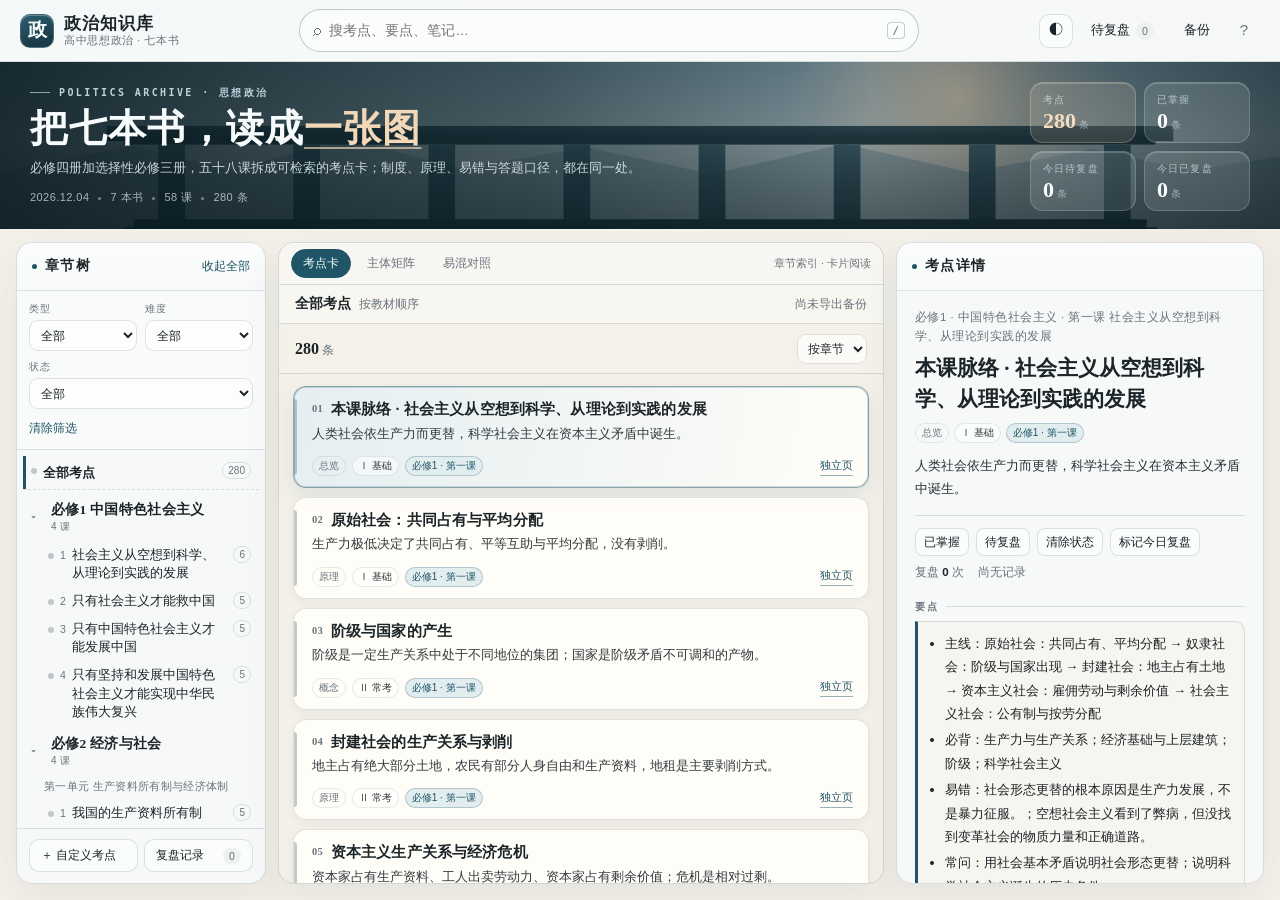
<file: index.html>
<!DOCTYPE html>
<html lang="zh-CN">
<head>
<meta charset="utf-8">
<meta name="viewport" content="width=device-width, initial-scale=1, viewport-fit=cover">
<title>政治知识库 · 高中思想政治考点</title>
<meta name="description" content="高中思想政治考点速查：七本书五十八课，章节树、检索、笔记、掌握状态、复盘记录与一键备份，纯静态可离线。">
<meta name="theme-color" content="#f4f1ea">
<script>(function(){try{var t=localStorage.getItem("zz.theme");if(!t){t=matchMedia("(prefers-color-scheme: dark)").matches?"dark":"light"}document.documentElement.dataset.theme=t}catch(e){}})();</script>
<link rel="stylesheet" href="assets/css/site.css?v=20261125e">
<link rel="icon" href="data:image/svg+xml,%3Csvg xmlns='http://www.w3.org/2000/svg' viewBox='0 0 64 64'%3E%3Crect width='64' height='64' rx='13' fill='%231f5566'/%3E%3Ctext x='32' y='45' text-anchor='middle' font-family='serif' font-size='34' fill='%23f7fbfc'%3E政%3C/text%3E%3C/svg%3E">
</head>
<body>
<a class="skip-link" href="#listViewport">跳到考点列表</a>

<header class="topbar">
  <div class="brand">
    <span class="brand-mark" aria-hidden="true">政</span>
    <div class="brand-text">
      <strong>政治知识库</strong>
      <span id="brandSub">高中思想政治 · 七本书</span>
    </div>
  </div>

  <div class="searchbox" role="search">
    <span class="search-icon" aria-hidden="true">⌕</span>
    <input id="searchInput" type="search" autocomplete="off" spellcheck="false" placeholder="搜考点、要点、笔记…" aria-label="全局搜索">
    <kbd id="searchKbd">/</kbd>
    <button id="searchClear" class="icon-btn" title="清空搜索" aria-label="清空搜索" hidden>×</button>
  </div>

  <div class="topactions">
    <button id="themeToggle" class="theme-btn" title="切换明暗主题" aria-label="切换明暗主题">◐</button>
    <button id="dueBtn" class="btn ghost" title="今日待复盘"><span class="lbl">待复盘</span><span id="dueCount" class="count warn">0</span><span class="ico" aria-hidden="true">待</span></button>
    <button id="backupBtn" class="btn ghost" title="备份、导出、导入"><span class="lbl">备份</span><span class="ico" aria-hidden="true">⇩</span></button>
    <button id="helpBtn" class="icon-btn" title="快捷键与说明" aria-label="快捷键与说明">?</button>
  </div>
</header>

<section class="hero" aria-label="学习概览">
  <svg class="hero-scape" viewBox="0 0 1440 240" preserveAspectRatio="xMidYMid slice" aria-hidden="true">
    <defs>
      <linearGradient id="sky" x1="0" y1="0" x2="0" y2="1">
        <stop offset="0" stop-color="#8aa7b6"/><stop offset=".5" stop-color="#c3d3d8"/><stop offset="1" stop-color="#eee7da"/>
      </linearGradient>
      <linearGradient id="stone" x1="0" y1="0" x2="0" y2="1">
        <stop offset="0" stop-color="#41606c"/><stop offset="1" stop-color="#20363f"/>
      </linearGradient>
      <linearGradient id="stone2" x1="0" y1="0" x2="0" y2="1">
        <stop offset="0" stop-color="#2c4650"/><stop offset="1" stop-color="#142831"/>
      </linearGradient>
      <radialGradient id="dawn" cx=".5" cy=".5" r=".5">
        <stop offset="0" stop-color="#ffe9c8" stop-opacity=".9"/>
        <stop offset=".55" stop-color="#f4d9b4" stop-opacity=".3"/>
        <stop offset="1" stop-color="#f4d9b4" stop-opacity="0"/>
      </radialGradient>
    </defs>
    <rect width="1440" height="240" fill="url(#sky)"/>
    <circle cx="1080" cy="66" r="190" fill="url(#dawn)"/>
    <path d="M0 150 L150 120 L260 148 L390 112 L520 146 L660 122 L800 152 L950 118 L1090 150 L1230 124 L1340 148 L1440 132 L1440 240 L0 240Z" fill="#7d97a3" opacity=".5"/>
    <g opacity=".92">
      <rect x="120" y="98" width="1200" height="17" fill="url(#stone2)"/>
      <rect x="140" y="112" width="1160" height="7" fill="#1b3039"/>
      <g fill="url(#stone)">
        <rect x="178" y="119" width="30" height="86"/><rect x="330" y="119" width="30" height="86"/>
        <rect x="482" y="119" width="30" height="86"/><rect x="634" y="119" width="30" height="86"/>
        <rect x="786" y="119" width="30" height="86"/><rect x="938" y="119" width="30" height="86"/>
        <rect x="1090" y="119" width="30" height="86"/><rect x="1242" y="119" width="30" height="86"/>
      </g>
      <rect x="150" y="203" width="1140" height="10" fill="#142831"/>
      <rect x="138" y="212" width="1164" height="9" fill="#0f222a"/>
    </g>
    <path d="M0 226 L96 214 L220 230 L370 210 L520 228 L700 212 L880 230 L1050 214 L1220 232 L1440 216 L1440 240 L0 240Z" fill="url(#stone2)" opacity=".55"/>
  </svg>
  <div class="hero-inner">
    <div class="hero-copy">
      <p class="hero-eyebrow">POLITICS ARCHIVE · 思想政治</p>
      <h1>把七本书，读成<em>一张图</em></h1>
      <p class="hero-lede">必修四册加选择性必修三册，五十八课拆成可检索的考点卡；制度、原理、易错与答题口径，都在同一处。</p>
      <div class="hero-meta">
        <span id="heroDate">2026.11.24</span>
        <span class="dot" aria-hidden="true"></span>
        <span>7 本书</span>
        <span class="dot" aria-hidden="true"></span>
        <span>58 课</span>
        <span class="dot" aria-hidden="true"></span>
        <span id="heroCount">考点</span>
      </div>
    </div>
    <div class="hero-metrics" aria-label="学习数据">
      <div class="metric accent"><span class="metric-label">考点</span><div class="metric-value"><strong id="heroTotal">0</strong><small>条</small></div></div>
      <div class="metric"><span class="metric-label">已掌握</span><div class="metric-value"><strong id="heroMastered">0</strong><small>条</small></div></div>
      <div class="metric"><span class="metric-label">今日待复盘</span><div class="metric-value"><strong id="heroDue">0</strong><small>条</small></div></div>
      <div class="metric"><span class="metric-label">今日已复盘</span><div class="metric-value"><strong id="heroToday">0</strong><small>条</small></div></div>
    </div>
  </div>
</section>

<div class="layout" id="app">
  <aside class="pane left-pane" id="leftPane" aria-label="章节树与筛选">
    <div class="pane-head">
      <h2 id="leftPaneTitle">章节树</h2>
      <button id="collapseAll" class="link-btn">收起全部</button>
    </div>

    <div class="filters">
      <label class="field"><span>类型</span>
        <select id="filterType">
          <option value="all">全部</option>
          <option>总览</option><option>概念</option><option>原理</option><option>制度</option><option>对比</option><option>易错</option><option>答题</option>
        </select>
      </label>
      <label class="field"><span>难度</span>
        <select id="filterDiff">
          <option value="0">全部</option><option value="1">Ⅰ 基础</option><option value="2">Ⅱ 常考</option><option value="3">Ⅲ 难点</option>
        </select>
      </label>
      <label class="field"><span>状态</span>
        <select id="filterStatus">
          <option value="all">全部</option><option value="mastered">已掌握</option><option value="review">待复盘</option><option value="none">未标记</option><option value="today">今日已复盘</option>
        </select>
      </label>
      <button id="filterReset" class="link-btn">清除筛选</button>
    </div>

    <nav id="tree" class="tree" aria-label="教材章节"></nav>

    <div class="pane-foot">
      <button id="customBtn" class="btn subtle">＋ 自定义考点</button>
      <button id="reviewBtn" class="btn subtle">复盘记录 <span id="reviewCount" class="count">0</span></button>
    </div>
  </aside>

  <main class="pane center-pane" id="centerPane" aria-label="考点列表">
    <nav class="viewbar" id="viewBar" aria-label="视图切换">
      <button data-view="cards" class="active" aria-pressed="true">考点卡</button>
      <button data-view="matrix" aria-pressed="false">主体矩阵</button>
      <button data-view="pairs" aria-pressed="false">易混对照</button>
      <span class="viewbar-hint" id="viewbarHint">章节索引 · 卡片阅读</span>
    </nav>
    <div class="home-strip" id="homeStrip">
      <div class="strip-left">
        <span id="scopeLabel" class="scope-label">全部考点</span>
        <span id="scopeSub" class="muted"></span>
      </div>
      <div class="strip-right">
        <span id="backupInfo" class="muted"></span>
        <span id="backupWarn" class="warn-line" hidden>距上次备份超过七天，建议导出一次</span>
      </div>
    </div>

    <div class="center-toolbar">
      <div class="result-line"><strong id="resultCount">0</strong><span class="muted"> 条</span><span id="searchHint" class="muted"></span></div>
      <div class="toolbar-actions">
        <select id="sortSelect" aria-label="排序">
          <option value="chapter">按章节</option>
          <option value="difficulty">按难度</option>
          <option value="status">按状态</option>
          <option value="title">按标题</option>
        </select>
        <button id="viewToggle" class="btn ghost" data-view="browse" hidden>返回浏览</button>
      </div>
    </div>

    <div id="matrixView" class="alt-view" hidden aria-label="主体矩阵"></div>
    <div id="pairsView" class="alt-view" hidden aria-label="易混对照"></div>

    <div id="listViewport" class="list-viewport" tabindex="-1">
      <div id="listCanvas" class="list-canvas"></div>
      <div id="emptyState" class="empty-state" hidden>
        <h3>没有匹配的考点</h3>
        <p class="muted">换个更短的关键词，或清除筛选条件。</p>
        <div id="nearestList" class="nearest"></div>
      </div>
    </div>
  </main>

  <aside class="pane right-pane" id="rightPane" aria-label="考点详情">
    <div class="pane-head">
      <h2 id="rightPaneTitle">考点详情</h2>
      <button id="closeDetail" class="icon-btn mobile-only" aria-label="关闭详情">×</button>
    </div>
    <div id="detailEmpty" class="detail-empty">
      <div class="empty-glyph" aria-hidden="true">政</div>
      <p>从左侧章节树或中间列表选一条考点</p>
      <p class="muted small">键盘 <kbd>J</kbd> / <kbd>K</kbd> 上下切换，<kbd>Enter</kbd> 打开独立页</p>
    </div>
    <div id="detailBody" class="detail-body" hidden></div>
  </aside>
</div>

<div class="mobile-tabs" role="tablist" aria-label="移动端面板切换">
  <button data-tab="tree" role="tab" aria-selected="false">目录</button>
  <button data-tab="list" role="tab" aria-selected="true">列表</button>
  <button data-tab="detail" role="tab" aria-selected="false">详情</button>
</div>

<div id="drawerScrim" class="scrim" hidden></div>
<div id="toast" class="toast" role="status" aria-live="polite"></div>
<div id="modalRoot" class="modal-root" hidden></div>

<script src="data/content.js?v=20261125e"></script>
<script src="data/views.js?v=20261125e"></script>
<script src="assets/js/store.js?v=20261125e"></script>
<script src="assets/js/render.js?v=20261125e"></script>
<script src="assets/js/app.js?v=20261125e"></script>
<script>
if ("serviceWorker" in navigator && /^https?:/.test(location.protocol)) {
  addEventListener("load", function () { navigator.serviceWorker.register("sw.js").catch(function () {}); });
}
</script>
</body>
</html>
</file>
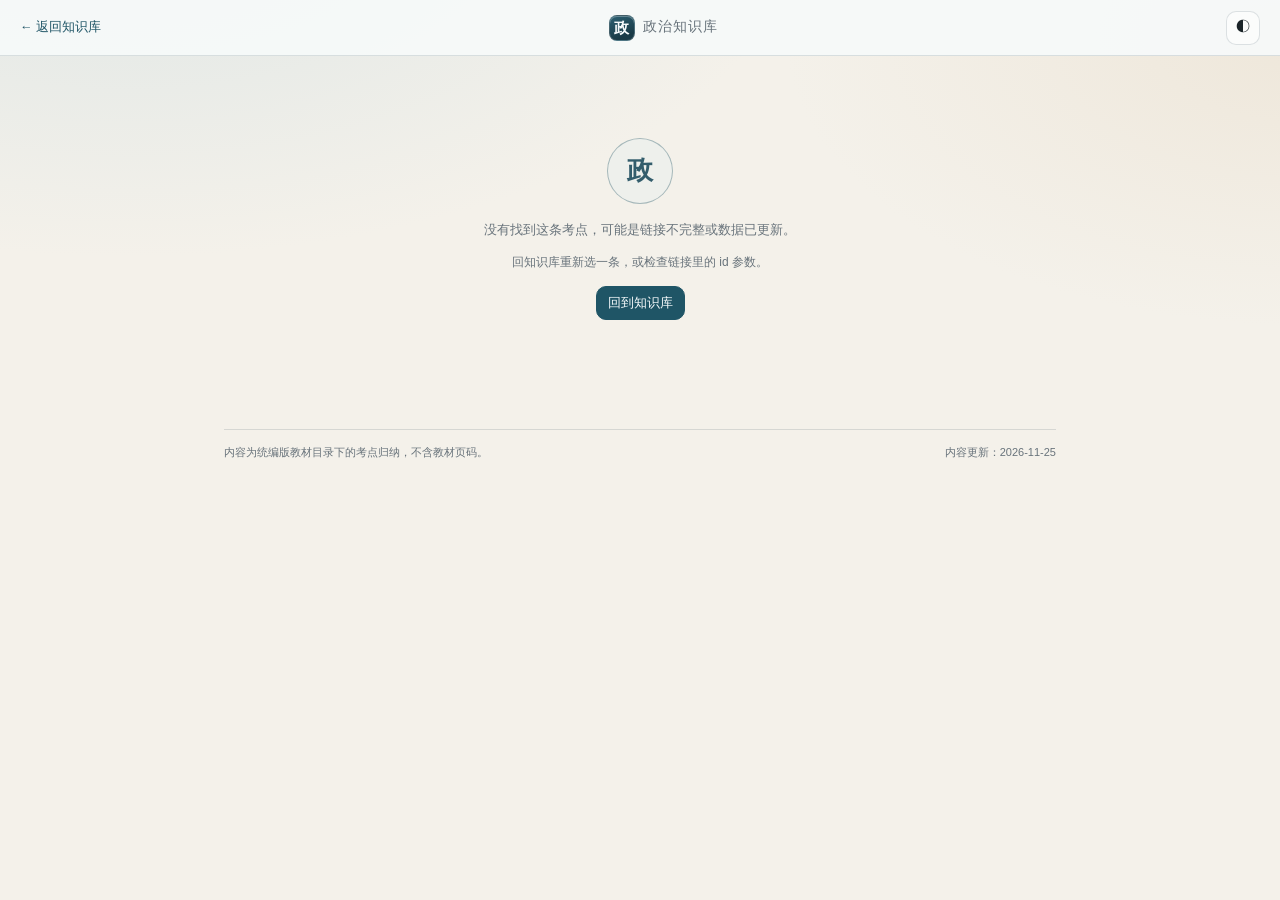
<file: detail.html>
<!DOCTYPE html>
<html lang="zh-CN">
<head>
<meta charset="utf-8">
<meta name="viewport" content="width=device-width, initial-scale=1, viewport-fit=cover">
<title>考点详情 · 政治知识库</title>
<meta name="description" content="高中思想政治单条考点详情：结论、要点、易错、考法、关键词与个人笔记，可独立打开与分享。">
<meta name="theme-color" content="#f4f1ea">
<script>(function(){try{var t=localStorage.getItem("zz.theme");if(!t){t=matchMedia("(prefers-color-scheme: dark)").matches?"dark":"light"}document.documentElement.dataset.theme=t}catch(e){}})();</script>
<link rel="stylesheet" href="assets/css/site.css?v=20261125e">
<link rel="icon" href="data:image/svg+xml,%3Csvg xmlns='http://www.w3.org/2000/svg' viewBox='0 0 64 64'%3E%3Crect width='64' height='64' rx='13' fill='%231f5566'/%3E%3Ctext x='32' y='45' text-anchor='middle' font-family='serif' font-size='34' fill='%23f7fbfc'%3E政%3C/text%3E%3C/svg%3E">
</head>
<body class="standalone">
<header class="page-head">
  <a class="page-back" href="index.html">← 返回知识库</a>
  <div class="page-brand"><span class="brand-mark" aria-hidden="true">政</span><span>政治知识库</span></div>
  <div class="page-head-actions">
    <button id="themeToggle" class="theme-btn" title="切换明暗主题" aria-label="切换明暗主题">◐</button>
  </div>
</header>

<main class="detail-page">
  <div id="detailBody" class="detail-body"></div>
  <div id="detailMissing" class="detail-empty" hidden>
    <div class="empty-glyph" aria-hidden="true">政</div>
    <p>没有找到这条考点，可能是链接不完整或数据已更新。</p>
    <p class="muted small">回知识库重新选一条，或检查链接里的 id 参数。</p>
    <p style="margin-top:14px"><a class="btn primary" href="index.html">回到知识库</a></p>
  </div>
  <footer class="page-foot">
    <span>内容为统编版教材目录下的考点归纳，不含教材页码。</span>
    <span id="pageUpdated"></span>
  </footer>
</main>

<script src="data/content.js?v=20261125e"></script>
<script src="data/views.js?v=20261125e"></script>
<script src="assets/js/store.js?v=20261125e"></script>
<script src="assets/js/render.js?v=20261125e"></script>
<script src="assets/js/detail.js?v=20261125e"></script>
</body>
</html>
</file>
<file: assets/css/site.css>
/* ============================================================
   高中政治知识库 · 视觉规范
   暖纸阅读面 + 蓝灰玻璃 + 宋体标题 + 细边框；明暗同构
   状态色：已掌握（松绿）/ 待复习（赭石）/ 今日已复习（青蓝）/ 未标记（灰）
   ============================================================ */

:root{
  --paper:#f4f1ea;
  --paper-deep:#ece7dc;
  --card:#fffdf8;
  --raise:#eef1ef;
  --line:rgba(28,58,70,.14);
  --line-strong:rgba(28,58,70,.26);
  --ink:#1b2428;
  --muted:#68737b;
  --accent:#1f5566;
  --accent-weak:#e2edf0;
  --ok:#2f6b4f;
  --ok-weak:#e5f0e8;
  --warn:#8a5a2b;
  --warn-weak:#f6ecdf;
  --bad:#8f3b3b;
  --bad-weak:#f7e6e4;
  --today:#2b5d7d;
  --today-weak:#e3edf4;
  --glass:rgba(247,250,250,.93);
  --glass-strong:rgba(255,253,248,.985);
  --serif:"Songti SC","Noto Serif SC","Source Han Serif SC",STSong,SimSun,serif;
  --sans:-apple-system,BlinkMacSystemFont,"PingFang SC","Hiragino Sans GB","Microsoft YaHei",sans-serif;
  --r-lg:16px;
  --r-md:11px;
  --r-sm:8px;
  --shadow-1:0 1px 2px rgba(24,40,48,.05);
  --shadow-pane:0 14px 38px rgba(24,48,60,.07);
  --shadow-card:0 3px 12px rgba(24,48,60,.05);
  --header-h:62px;
  --hero-h:168px;
}

[data-theme="dark"]{
  color-scheme:dark;
  --paper:#0d1518;
  --paper-deep:#0a1114;
  --card:#162127;
  --raise:#1d2b32;
  --line:rgba(148,192,206,.16);
  --line-strong:rgba(148,192,206,.34);
  --ink:#ece7dc;
  --muted:#9fb0b8;
  --accent:#8fc4cf;
  --accent-weak:#153039;
  --ok:#98cdb1;
  --ok-weak:#143026;
  --warn:#e2b58c;
  --warn-weak:#372417;
  --bad:#f0a8a8;
  --bad-weak:#382022;
  --today:#93bcd8;
  --today-weak:#152b39;
  --glass:rgba(14,24,29,.94);
  --glass-strong:rgba(18,30,36,.985);
  --shadow-1:0 1px 2px rgba(0,0,0,.3);
  --shadow-pane:0 18px 44px rgba(0,3,6,.46);
  --shadow-card:0 10px 24px rgba(0,3,6,.32);
}

color-scheme:light;
html{color-scheme:light}
[data-theme="dark"]{color-scheme:dark}

*{box-sizing:border-box}
[hidden]{display:none!important}
html,body{height:100%}
body{
  margin:0;
  background:
    radial-gradient(1100px 560px at 10% -10%, rgba(206,222,226,.55), transparent 62%),
    radial-gradient(900px 500px at 102% 4%, rgba(232,220,201,.48), transparent 58%),
    var(--paper);
  color:var(--ink);
  font:14px/1.62 var(--sans);
  overflow:hidden;
  -webkit-font-smoothing:antialiased;
  transition:background-color .3s ease,color .3s ease;
}
h1,h2,h3,h4{margin:0}
button,input,select,textarea{font:inherit;color:inherit}
a{color:var(--accent);text-decoration:none}
::selection{background:rgba(31,85,102,.18)}

.skip-link{position:absolute;left:-999px;top:8px;z-index:60;background:var(--card);padding:8px 12px;border:2px solid var(--accent);border-radius:8px}
.skip-link:focus{left:8px}

/* ---------- 顶栏 ---------- */
.topbar{
  height:var(--header-h);
  display:flex;align-items:center;gap:16px;
  padding:0 20px;
  background:var(--glass);
  border-bottom:1px solid var(--line);
  position:relative;z-index:25;
}
.brand{display:flex;align-items:center;gap:10px;flex:0 0 auto;min-width:0}
.brand-mark{
  width:34px;height:34px;flex:0 0 auto;border-radius:10px;
  display:grid;place-items:center;
  font-family:var(--serif);font-size:19px;font-weight:700;color:#f6fbfc;
  background:linear-gradient(160deg,#2c6072,#1a3b47 78%);
  border:1px solid rgba(255,255,255,.18);
  box-shadow:inset 0 1px 0 rgba(255,255,255,.28);
}
.brand-text{display:flex;flex-direction:column;line-height:1.24;min-width:0}
.brand-text strong{font-family:var(--serif);font-size:16.5px;font-weight:700;letter-spacing:.06em;white-space:nowrap}
#brandSub{font-size:10.5px;letter-spacing:.06em;color:var(--muted);white-space:nowrap}

.searchbox{
  flex:1 1 auto;min-width:120px;max-width:620px;margin:0 auto;
  display:flex;align-items:center;gap:8px;
  background:rgba(255,255,255,.6);
  border:1px solid var(--line-strong);border-radius:999px;
  padding:6px 13px;
  transition:background .16s,border-color .16s,box-shadow .16s;
}
[data-theme="dark"] .searchbox{background:rgba(255,255,255,.045)}
.searchbox:focus-within{background:var(--glass-strong);border-color:var(--accent);box-shadow:0 0 0 3px rgba(31,85,102,.14)}
.search-icon{color:var(--muted);font-size:16px;line-height:1;flex:0 0 auto}
#searchInput{flex:1 1 auto;min-width:0;border:0;background:transparent;outline:none;padding:4px 0;font-size:13.5px}
#searchInput::-webkit-search-cancel-button{display:none}
kbd{font:11px/1 ui-monospace,SFMono-Regular,Menlo,monospace;border:1px solid var(--line-strong);border-radius:4px;padding:2px 5px;color:var(--muted);background:rgba(255,255,255,.55)}
[data-theme="dark"] kbd{background:rgba(255,255,255,.06)}

.topactions{display:flex;align-items:center;gap:6px;flex:0 0 auto}
.topactions .ico{display:none}
.mobile-only{display:none!important}
.btn{
  display:inline-flex;align-items:center;gap:6px;justify-content:center;
  border:1px solid var(--line);background:rgba(255,255,255,.5);
  border-radius:10px;padding:6px 11px;cursor:pointer;white-space:nowrap;
  font-size:12.5px;color:var(--ink);
  transition:background .15s,border-color .15s,color .15s;
}
[data-theme="dark"] .btn{background:rgba(255,255,255,.045)}
.btn:hover{background:var(--accent-weak);border-color:var(--line-strong)}
.btn.primary{background:var(--accent);border-color:var(--accent);color:#f7fbfc}
.btn.primary:hover{background:#184553}
.btn.ghost{background:transparent;border-color:transparent}
.btn.ghost:hover{background:rgba(255,255,255,.5)}
[data-theme="dark"] .btn.ghost:hover{background:rgba(255,255,255,.06)}
.btn.small{padding:4px 8px;font-size:11.5px;border-radius:8px}
.btn.danger{color:var(--bad);border-color:rgba(143,59,59,.35)}
.btn.danger:hover{background:var(--bad-weak)}
.btn[aria-pressed="true"]{background:var(--accent);border-color:var(--accent);color:#f7fbfc}
.icon-btn{width:32px;height:32px;padding:0;border-radius:9px;border:1px solid transparent;background:transparent;cursor:pointer;display:grid;place-items:center;color:var(--muted);font-size:15px}
.icon-btn:hover{background:rgba(255,255,255,.5);color:var(--ink)}
[data-theme="dark"] .icon-btn:hover{background:rgba(255,255,255,.06)}
.theme-btn{width:34px;height:34px;border-radius:10px;border:1px solid var(--line);background:rgba(255,255,255,.5);cursor:pointer;display:grid;place-items:center;font-family:var(--serif);font-size:14px;color:var(--ink)}
[data-theme="dark"] .theme-btn{background:rgba(255,255,255,.05)}
.theme-btn:hover{border-color:var(--line-strong);background:var(--accent-weak)}
.count{display:inline-block;min-width:18px;padding:0 5px;border-radius:9px;background:var(--raise);color:var(--muted);font-size:10.5px;line-height:18px;text-align:center;font-variant-numeric:tabular-nums}
.count.warn{background:var(--warn-weak);color:var(--warn)}
.count.ok{background:var(--ok-weak);color:var(--ok)}
.muted{color:var(--muted)}
.small{font-size:12px}
:focus-visible{outline:2px solid var(--accent);outline-offset:2px;border-radius:6px}
.link-btn{border:0;background:none;color:var(--accent);cursor:pointer;font-size:11.5px;padding:2px 0}
.link-btn:hover{text-decoration:underline}

/* ---------- Hero：晨光与柱廊 ---------- */
.hero{position:relative;height:var(--hero-h);overflow:hidden;isolation:isolate;color:#f6fafb;border-bottom:1px solid rgba(255,255,255,.1)}
.hero-scape{position:absolute;inset:0;width:100%;height:100%;z-index:-2}
.hero::after{
  content:"";position:absolute;inset:0;z-index:-1;pointer-events:none;
  background:
    linear-gradient(90deg,rgba(9,26,33,.9) 0%,rgba(12,32,40,.66) 42%,rgba(12,32,40,.34) 68%,rgba(10,27,35,.72) 100%),
    linear-gradient(0deg,rgba(8,24,31,.45) 0%,transparent 56%);
}
[data-theme="dark"] .hero-scape{filter:brightness(.62) saturate(.8)}
.hero-inner{height:100%;max-width:1560px;margin:0 auto;padding:20px 30px 18px;display:grid;grid-template-columns:minmax(0,1fr) auto;align-items:center;gap:28px}
.hero-copy{min-width:0;max-width:760px}
.hero-eyebrow{margin:0 0 7px;display:flex;align-items:center;gap:9px;font:600 10px/1.3 ui-monospace,SFMono-Regular,Menlo,monospace;letter-spacing:.24em;color:#bcd2da;text-transform:uppercase}
.hero-eyebrow::before{content:"";width:20px;height:1px;background:rgba(220,238,244,.6)}
.hero h1{margin:0;font-family:var(--serif);font-weight:700;font-size:clamp(26px,3vw,38px);line-height:1.16;letter-spacing:.03em;color:#f8fbfc}
.hero h1 em{font-style:normal;color:#f2d8b8;text-decoration:underline;text-decoration-thickness:2px;text-underline-offset:6px;text-decoration-color:rgba(242,216,184,.66)}
.hero-lede{margin:8px 0 0;max-width:640px;font-size:12.5px;line-height:1.7;color:rgba(235,244,247,.84)}
.hero-meta{display:flex;align-items:center;gap:9px;flex-wrap:wrap;margin-top:10px;font-size:11px;color:rgba(228,241,246,.7);letter-spacing:.04em}
.hero-meta .dot{width:3px;height:3px;border-radius:50%;background:rgba(228,241,246,.45)}
.hero-metrics{display:grid;grid-template-columns:repeat(2,minmax(106px,1fr));gap:8px;flex:0 0 auto}
.metric{padding:9px 12px 8px;border-radius:13px;background:rgba(240,249,252,.12);border:1px solid rgba(227,243,249,.2);box-shadow:inset 0 1px 0 rgba(255,255,255,.2)}
.metric-label{display:block;font-size:9.5px;letter-spacing:.12em;color:rgba(226,241,247,.68)}
.metric-value{display:flex;align-items:baseline;gap:3px;margin-top:1px}
.metric-value strong{font-family:var(--serif);font-size:22px;line-height:1.15;color:#f8fbfc;font-variant-numeric:tabular-nums}
.metric-value small{font-size:9.5px;color:rgba(226,241,247,.56)}
.metric.accent{background:rgba(242,216,184,.14);border-color:rgba(242,216,184,.28)}
.metric.accent .metric-value strong{color:#f4dcc0}

/* ---------- 三栏 ---------- */
.layout{
  height:calc(100vh - var(--header-h) - var(--hero-h));
  display:grid;grid-template-columns:272px minmax(0,1fr) 398px;
  gap:12px;padding:12px 16px 16px;
  min-height:0;
}
.pane{min-width:0;min-height:0;display:flex;flex-direction:column;overflow:hidden;background:var(--glass);border:1px solid var(--line);border-radius:var(--r-lg);box-shadow:var(--shadow-pane),inset 0 1px 0 rgba(255,255,255,.5)}
[data-theme="dark"] .pane{box-shadow:var(--shadow-pane),inset 0 1px 0 rgba(255,255,255,.05)}
.center-pane{background:color-mix(in srgb,var(--paper) 78%,transparent)}
.pane-head{flex:0 0 auto;height:48px;padding:0 15px;display:flex;align-items:center;justify-content:space-between;border-bottom:1px solid var(--line);background:linear-gradient(180deg,rgba(255,255,255,.5),rgba(255,255,255,.12))}
[data-theme="dark"] .pane-head{background:linear-gradient(180deg,rgba(255,255,255,.04),transparent)}
.pane-head h2{display:flex;align-items:center;gap:8px;font-family:var(--serif);font-size:14px;font-weight:700;letter-spacing:.1em}
.pane-head h2::before{content:"";width:5px;height:5px;border-radius:50%;background:var(--accent)}

/* 左栏 */
.filters{flex:0 0 auto;padding:10px 12px 9px;display:grid;grid-template-columns:1fr 1fr;gap:8px;border-bottom:1px solid var(--line);background:rgba(255,255,255,.2)}
[data-theme="dark"] .filters{background:rgba(255,255,255,.015)}
.field{display:flex;flex-direction:column;gap:3px;font-size:10px;letter-spacing:.08em;color:var(--muted)}
.field select{height:31px;border:1px solid var(--line);border-radius:9px;background:rgba(255,255,255,.66);padding:0 7px;font-size:12px;color:var(--ink)}
[data-theme="dark"] .field select{background:rgba(255,255,255,.05)}
.field select:focus{border-color:var(--accent);outline:none}
.filters .link-btn{grid-column:1 / -1;justify-self:start}
.filters .field:nth-child(3){grid-column:1 / -1}
.tree{flex:1 1 auto;overflow-y:auto;overscroll-behavior:contain;-webkit-overflow-scrolling:touch;padding:6px 6px 18px}
.tree-book{margin-bottom:2px}
.tree-toggle{width:100%;display:flex;align-items:center;gap:7px;border:0;background:none;cursor:pointer;text-align:left;padding:7px 8px;border-radius:9px;color:var(--ink)}
.tree-toggle:hover{background:rgba(255,255,255,.5)}
[data-theme="dark"] .tree-toggle:hover{background:rgba(255,255,255,.05)}
.tree-toggle .caret{width:13px;color:var(--muted);font-size:10px;transition:transform .16s;flex:0 0 auto}
.tree-toggle[aria-expanded="false"] .caret{transform:rotate(-90deg)}
.tree-book-title{display:block;font-family:var(--serif);font-size:13.5px;font-weight:700;letter-spacing:.02em;line-height:1.35}
.tree-book-title small{display:block;font-family:var(--sans);font-size:10px;color:var(--muted);margin:1px 0 0;font-weight:400;letter-spacing:.02em}
.tree-unit{padding:4px 8px 3px 21px;font-size:11px;color:var(--muted);letter-spacing:.03em}
.tree-lesson{display:flex;align-items:flex-start;gap:6px;padding:5px 8px 5px 25px;border-radius:8px;cursor:pointer;font-size:12.5px;line-height:1.45;color:var(--ink)}
.tree-lesson:hover{background:rgba(255,255,255,.5)}
[data-theme="dark"] .tree-lesson:hover{background:rgba(255,255,255,.05)}
.tree-lesson.active{background:var(--accent-weak);box-shadow:inset 3px 0 0 var(--accent)}
.tree-lesson .dot{flex:0 0 auto;width:6px;height:6px;border-radius:50%;margin-top:7px;background:var(--line-strong)}
.tree-lesson .dot.mastered{background:var(--ok)}
.tree-lesson .dot.review{background:var(--warn)}
.tree-lesson .dot.today{background:var(--today)}
.tree-lesson .num{color:var(--muted);font-size:10.5px;font-variant-numeric:tabular-nums;flex:0 0 auto;margin-top:2px}
.tree-lesson .lbl{flex:1 1 auto;min-width:0}
.tree-lesson .cnt{flex:0 0 auto;font-size:10px;color:var(--muted);border:1px solid var(--line);border-radius:8px;padding:0 5px;line-height:15px}
.pane-foot{flex:0 0 auto;border-top:1px solid var(--line);padding:10px 12px 11px;display:grid;grid-template-columns:1fr 1fr;gap:6px}
.pane-foot .btn{width:100%;justify-content:space-between;font-size:11.5px;background:rgba(255,255,255,.5)}
[data-theme="dark"] .pane-foot .btn{background:rgba(255,255,255,.04)}

/* 中栏 */
.home-strip{flex:0 0 auto;padding:8px 16px;display:flex;align-items:center;justify-content:space-between;gap:12px;background:rgba(255,255,255,.3);border-bottom:1px solid var(--line);font-size:11.5px}
[data-theme="dark"] .home-strip{background:rgba(255,255,255,.03)}
.strip-left{display:flex;align-items:baseline;gap:8px;min-width:0;flex-wrap:wrap}
.scope-label{font-family:var(--serif);font-size:13.5px;font-weight:700}
.strip-right{text-align:right;line-height:1.4;flex:0 0 auto}
.warn-line{display:block;color:var(--warn);font-size:11px}
.center-toolbar{flex:0 0 auto;min-height:50px;padding:6px 16px;display:flex;align-items:center;justify-content:space-between;gap:10px;border-bottom:1px solid var(--line);flex-wrap:wrap}
.result-line{font-size:11.5px;color:var(--muted);white-space:nowrap;overflow:hidden;text-overflow:ellipsis;min-width:0}
.result-line strong{color:var(--ink);font-family:var(--serif);font-size:16px}
.toolbar-actions{display:flex;align-items:center;gap:7px;flex:0 0 auto}
.toolbar-actions select{height:30px;border:1px solid var(--line);border-radius:9px;background:rgba(255,255,255,.62);padding:0 6px;font-size:11.5px}
[data-theme="dark"] .toolbar-actions select{background:rgba(255,255,255,.05)}
.list-viewport{flex:1 1 auto;min-height:0;overflow-y:auto;overscroll-behavior:contain;-webkit-overflow-scrolling:touch;padding:12px 14px 26px;position:relative}
.list-canvas{display:flex;flex-direction:column;gap:9px;width:100%}

/* 卡片：高度随内容，不截断 */
.k-card{
  position:relative;display:block;width:100%;text-align:left;
  background:color-mix(in srgb,var(--card) 94%,transparent);
  border:1px solid var(--line);border-radius:13px;
  padding:12px 15px 11px 18px;cursor:pointer;
  box-shadow:var(--shadow-card);
  transition:background .16s,border-color .16s,box-shadow .16s,transform .16s;
  color:var(--ink);overflow:visible;
}
.k-card::before{content:"";position:absolute;left:0;top:12px;bottom:12px;width:3px;border-radius:0 3px 3px 0;background:var(--line-strong)}
.k-card.mastered::before{background:var(--ok)}
.k-card.review::before{background:var(--warn)}
.k-card.today::before{background:var(--today)}
.k-card:hover{background:var(--card);border-color:var(--line-strong);box-shadow:0 9px 24px rgba(24,48,60,.1);transform:translateY(-1px)}
[data-theme="dark"] .k-card{background:color-mix(in srgb,var(--card) 88%,transparent);box-shadow:none}
[data-theme="dark"] .k-card:hover{background:var(--card)}
.k-card.selected{background:linear-gradient(100deg,color-mix(in srgb,var(--accent-weak) 90%,var(--card)),var(--card));border-color:color-mix(in srgb,var(--accent) 40%,var(--line));box-shadow:inset 0 0 0 1px color-mix(in srgb,var(--accent) 20%,transparent),0 8px 22px rgba(31,85,102,.1)}
.k-card .ct{display:flex;align-items:flex-start;gap:8px;font-size:14.5px;font-weight:650;line-height:1.4;letter-spacing:.01em}
.k-card .ct .idx{font-family:var(--serif);font-size:10.5px;color:var(--muted);flex:0 0 auto;margin-top:3px;font-variant-numeric:tabular-nums}
.k-card .ct span{flex:1 1 auto;min-width:0;overflow-wrap:anywhere}
.k-card .cc{margin-top:4px;font-size:12.5px;line-height:1.6;color:color-mix(in srgb,var(--ink) 72%,var(--muted));overflow-wrap:anywhere}
.k-card .cm{display:flex;align-items:center;gap:6px;flex-wrap:wrap;margin-top:7px;font-size:10.5px;color:var(--muted)}
.k-card .cm .src{min-width:0;overflow-wrap:anywhere}
.k-card .cm .spacer{flex:1 1 auto}
.k-card .cd-link{flex:0 0 auto;font-size:10.5px;color:var(--accent);border-bottom:1px solid color-mix(in srgb,var(--accent) 45%,transparent);padding-bottom:1px}
.badge{display:inline-flex;align-items:center;gap:3px;padding:1px 6px;border-radius:999px;font-size:10px;line-height:16px;border:1px solid color-mix(in srgb,var(--line) 75%,transparent);background:rgba(255,255,255,.5);color:color-mix(in srgb,var(--ink) 76%,var(--muted));white-space:nowrap}
[data-theme="dark"] .badge{background:rgba(255,255,255,.05)}
.badge.book{background:var(--accent-weak);color:var(--accent);border-color:color-mix(in srgb,var(--accent) 26%,transparent)}
.badge.type{background:transparent;color:var(--muted)}
[data-theme="dark"] .badge.type{background:rgba(255,255,255,.06)}
.badge.ok{background:var(--ok-weak);color:var(--ok);border-color:color-mix(in srgb,var(--ok) 30%,transparent)}
.badge.warn{background:var(--warn-weak);color:var(--warn);border-color:color-mix(in srgb,var(--warn) 30%,transparent)}
.badge.today{background:var(--today-weak);color:var(--today);border-color:color-mix(in srgb,var(--today) 30%,transparent)}
.badge.bad{background:var(--bad-weak);color:var(--bad)}
.badge.custom{background:#efe6f2;color:#6b5378}
[data-theme="dark"] .badge.custom{background:#2a2130;color:#d4c2dd}
.badge.due{font-weight:650}
mark{background:rgba(242,216,184,.66);color:inherit;border-radius:2px;padding:0 1px}
[data-theme="dark"] mark{background:rgba(226,181,140,.34)}

.empty-state{padding:48px 20px;text-align:center;background:rgba(255,255,255,.5);border:1px dashed var(--line-strong);border-radius:14px}
[data-theme="dark"] .empty-state{background:rgba(255,255,255,.03)}
.empty-state h3{font-family:var(--serif);font-size:16px;margin-bottom:5px}
.nearest-title{font-size:11.5px;color:var(--muted);margin:14px 0 7px;font-weight:600}
.nearest{display:flex;flex-direction:column;gap:6px;max-width:700px;margin:0 auto}
.nearest-item{display:flex;flex-direction:column;gap:1px;text-align:left;border:1px solid var(--line);background:var(--card);border-radius:9px;padding:7px 10px;cursor:pointer;font-size:12px}
.nearest-item:hover{background:var(--accent-weak)}

/* 右栏详情 */
.detail-empty{padding:56px 22px;text-align:center;color:var(--muted);font-size:12.5px}
.empty-glyph{width:66px;height:66px;margin:0 auto 16px;display:grid;place-items:center;border:1px solid color-mix(in srgb,var(--accent) 24%,var(--line));border-radius:50%;background:color-mix(in srgb,var(--accent-weak) 34%,transparent);color:color-mix(in srgb,var(--accent) 72%,var(--muted));font-family:var(--serif);font-size:26px;font-weight:700}
.detail-body{flex:1 1 auto;overflow-y:auto;overscroll-behavior:contain;-webkit-overflow-scrolling:touch;padding:17px 18px 40px;overflow-wrap:anywhere}
.detail-title{font-family:var(--serif);font-size:21px;font-weight:700;line-height:1.45;margin:0 0 9px}
.detail-badges{display:flex;flex-wrap:wrap;gap:5px;margin-bottom:12px}
.detail-lead{font-size:13px;line-height:1.75;color:color-mix(in srgb,var(--ink) 82%,var(--muted));margin:0 0 4px}
.detail-section{margin-top:18px}
.detail-section h3{display:flex;align-items:center;gap:8px;font:600 10px/1.4 ui-monospace,SFMono-Regular,Menlo,monospace;letter-spacing:.16em;color:var(--muted);text-transform:uppercase;margin-bottom:7px}
.detail-section h3::after{content:"";flex:1;height:1px;background:var(--line)}
.detail-content ul{margin:0;padding-left:1.05em}
.detail-content li{font-size:13px;line-height:1.8;margin-bottom:3px}
.detail-content li strong{color:var(--accent);font-weight:650}
.core-box{background:color-mix(in srgb,var(--paper) 74%,#fff);border:1px solid var(--line);border-left:3px solid var(--accent);border-radius:0 10px 10px 0;padding:10px 12px}
[data-theme="dark"] .core-box{background:color-mix(in srgb,var(--card) 70%,transparent)}
.pitfall{background:var(--warn-weak);border:1px solid color-mix(in srgb,var(--warn) 26%,transparent);border-radius:10px;padding:9px 11px;font-size:12.5px;line-height:1.72;color:color-mix(in srgb,var(--ink) 88%,var(--warn))}
.exam-box{background:var(--accent-weak);border:1px solid color-mix(in srgb,var(--accent) 20%,transparent);border-radius:10px;padding:9px 11px;font-size:12.5px;line-height:1.72}
.kw-row{display:flex;flex-wrap:wrap;gap:5px}
.kw{background:rgba(255,255,255,.6);border:1px solid var(--line);border-radius:999px;padding:2px 8px;font-size:11px;color:var(--muted)}
[data-theme="dark"] .kw{background:rgba(255,255,255,.05)}
.detail-actions{display:flex;flex-wrap:wrap;gap:7px;margin-top:14px}
.status-row{display:flex;flex-wrap:wrap;gap:6px}
.status-row .btn{font-size:11.5px}
.note-box{margin-top:8px}
.note-box textarea{width:100%;min-height:96px;resize:vertical;border:1px solid var(--line);border-radius:10px;background:rgba(255,255,255,.6);padding:9px 10px;font-size:12.5px;line-height:1.7;color:var(--ink)}
[data-theme="dark"] .note-box textarea{background:rgba(255,255,255,.05)}
.note-box textarea:focus{background:var(--card);border-color:var(--accent);outline:none}
.note-actions{display:flex;align-items:center;justify-content:space-between;margin-top:5px;gap:8px}
.hint{font-size:11px;color:var(--muted)}
.review-line{display:flex;align-items:center;gap:6px 14px;flex-wrap:wrap;font-size:11.5px;color:var(--muted);margin-top:7px}
.review-line strong{color:var(--ink);font-weight:600}
.related{display:flex;flex-direction:column;gap:4px}
.related-item{display:flex;align-items:center;gap:6px;border:1px solid var(--line);border-radius:8px;background:rgba(255,255,255,.45);padding:6px 9px;font-size:11.5px;cursor:pointer;text-align:left}
[data-theme="dark"] .related-item{background:rgba(255,255,255,.03)}
.related-item:hover{background:var(--accent-weak);border-color:var(--line-strong)}
.related-item .t{flex:1 1 auto;min-width:0;overflow-wrap:anywhere}
.detail-source{margin-top:16px;display:flex;align-items:center;justify-content:space-between;gap:8px;background:rgba(255,255,255,.42);border:1px solid var(--line);border-radius:10px;padding:8px 10px;font-size:11.5px;color:var(--muted)}
[data-theme="dark"] .detail-source{background:rgba(255,255,255,.03)}

/* 移动端底栏 */
.mobile-tabs{display:none}
.scrim{position:fixed;inset:0;background:rgba(10,24,30,.36);z-index:30}
.toast{position:fixed;left:50%;bottom:26px;transform:translate3d(-50%,14px,0);background:color-mix(in srgb,var(--ink) 94%,#000);color:var(--card);padding:8px 14px;border-radius:10px;font-size:12px;opacity:0;pointer-events:none;transition:opacity .18s,transform .18s;z-index:80;max-width:86vw}
.toast.show{opacity:1;transform:translate3d(-50%,0,0)}

/* 弹窗 */
.modal-root{position:fixed;inset:0;z-index:60;background:rgba(10,24,30,.44);display:flex;align-items:center;justify-content:center;padding:18px}
.modal{width:min(660px,100%);max-height:calc(100vh - 40px);background:var(--glass-strong);border:1px solid var(--line);border-radius:18px;display:flex;flex-direction:column;overflow:hidden;box-shadow:0 28px 70px rgba(8,20,26,.3);animation:pop .16s ease-out}
@keyframes pop{from{opacity:0;transform:translate3d(0,8px,0)}to{opacity:1;transform:none}}
.modal-head{padding:13px 17px;border-bottom:1px solid var(--line);display:flex;align-items:center;justify-content:space-between;gap:10px}
.modal-head h3{font-family:var(--serif);font-size:17px}
.modal-body{padding:15px 17px;overflow-y:auto;overscroll-behavior:contain}
.modal-foot{padding:11px 17px;border-top:1px solid var(--line);display:flex;justify-content:flex-end;gap:8px;flex-wrap:wrap}
.form-grid{display:grid;grid-template-columns:1fr 1fr;gap:11px}
.form-grid .full{grid-column:1 / -1}
.form-field{display:flex;flex-direction:column;gap:3px;font-size:11.5px;color:var(--muted)}
.form-field input,.form-field select,.form-field textarea{border:1px solid var(--line);border-radius:9px;padding:7px 9px;font-size:12.5px;background:rgba(255,255,255,.66);color:var(--ink)}
[data-theme="dark"] .form-field input,[data-theme="dark"] .form-field select,[data-theme="dark"] .form-field textarea{background:rgba(255,255,255,.05)}
.form-field textarea{min-height:76px;resize:vertical;line-height:1.6}
.form-field input:focus,.form-field select:focus,.form-field textarea:focus{border-color:var(--accent);outline:none}
.counter{font-size:10.5px;color:var(--muted);text-align:right}
.counter.over{color:var(--bad)}
.seg{display:flex;gap:6px;flex-wrap:wrap}
.seg button{border:1px solid var(--line);background:rgba(255,255,255,.6);border-radius:999px;padding:3px 10px;font-size:11.5px;cursor:pointer;color:var(--muted)}
.seg button[aria-pressed="true"]{background:var(--accent);border-color:var(--accent);color:#f7fbfc}
.list-mini{display:flex;flex-direction:column;gap:6px}
.list-mini .row{display:flex;align-items:center;justify-content:space-between;gap:9px;padding:7px 9px;border:1px solid var(--line);border-radius:9px;background:rgba(255,255,255,.45);font-size:12px}
[data-theme="dark"] .list-mini .row{background:rgba(255,255,255,.03)}
.snap-meta{color:var(--muted);font-size:11px}
.danger-note,.info-note{border-radius:9px;padding:8px 10px;font-size:11.5px;line-height:1.65}
.danger-note{background:var(--bad-weak);border:1px solid color-mix(in srgb,var(--bad) 30%,transparent)}
.info-note{background:var(--accent-weak);border:1px solid color-mix(in srgb,var(--accent) 22%,transparent)}
.shortcut-table{width:100%;border-collapse:collapse;font-size:12px}
.shortcut-table td{padding:6px 3px;border-bottom:1px solid var(--line)}
.shortcut-table td:last-child{text-align:right;color:var(--muted)}
.cal{display:grid;grid-template-columns:repeat(7,minmax(0,1fr));gap:4px;margin:7px auto 0;max-width:330px}
.cal-cell{aspect-ratio:1/1;display:grid;place-items:center;border:1px solid var(--line);border-radius:7px;font-size:11px;color:var(--muted);background:rgba(255,255,255,.35)}
.cal-week{font-size:10px;color:var(--muted);text-align:center;padding-bottom:1px}
.cal-cell.on{background:var(--today-weak);border-color:color-mix(in srgb,var(--today) 45%,transparent);color:var(--today);font-weight:650}
.cal-cell.today{outline:2px solid var(--accent);outline-offset:1px}
.cal-empty{border:0;background:none}

/* ---------- 响应式 ---------- */
@media (max-width:1320px){
  .layout{grid-template-columns:250px minmax(0,1fr) 368px}
}
@media (max-width:1180px){
  .layout{grid-template-columns:224px minmax(0,1fr) 330px;gap:10px;padding:10px 12px 12px}
  .hero-metrics{grid-template-columns:repeat(2,minmax(94px,1fr))}
}
@media (max-width:1080px){
  .layout{grid-template-columns:206px minmax(0,1fr) 300px}
  .hero-lede{max-width:520px}
}
@media (max-width:980px){
  body{overflow:hidden}
  .hero{display:none}
  .layout{display:block;position:relative;height:calc(100vh - var(--header-h));padding:0}
  .pane{border-radius:0;border-left:0;border-right:0;border-top:0;box-shadow:none}
  .center-pane{height:100%}
  .left-pane{position:fixed;top:var(--header-h);bottom:0;left:0;width:min(330px,88vw);z-index:40;border:1px solid var(--line-strong);border-radius:0 16px 16px 0;transform:translate3d(-102%,0,0);transition:transform .22s ease;box-shadow:0 20px 50px rgba(8,20,26,.2)}
  .left-pane.open{transform:none}
  .left-pane,.right-pane{background:var(--card)}
  .right-pane{position:fixed;left:8px;right:8px;bottom:calc(72px + env(safe-area-inset-bottom));height:min(68vh,560px);z-index:40;border:1px solid var(--line-strong);border-radius:16px;transform:translate3d(0,110%,0);transition:transform .24s ease;box-shadow:0 20px 50px rgba(8,20,26,.24)}
  .right-pane.open{transform:none}
  .mobile-tabs{display:flex;position:fixed;left:50%;bottom:calc(12px + env(safe-area-inset-bottom));transform:translate3d(-50%,0,0);z-index:45;width:min(92vw,360px);background:var(--glass-strong);border:1px solid var(--line-strong);border-radius:999px;padding:4px;gap:3px;box-shadow:0 10px 30px rgba(8,20,26,.18)}
  .mobile-tabs button{border:0;background:none;padding:7px 10px;border-radius:999px;font-size:12.5px;color:var(--muted);white-space:nowrap;flex:1 1 0;min-width:0}
  .mobile-tabs button.active{background:var(--accent);color:#f7fbfc}
  .searchbox{max-width:none}
  #searchKbd{display:none}
  .mobile-only{display:grid!important}
  .list-viewport{padding-bottom:92px}
  .right-pane .detail-body{padding-bottom:112px}
  .brand-text{display:none}
}
@media (max-width:640px){
  .topbar{gap:6px;padding:0 8px}
  .brand-mark{width:30px;height:30px;font-size:16px;border-radius:9px}
  .searchbox{padding:5px 9px;min-width:0}
  #searchInput{font-size:12.5px}
  .topactions{gap:3px}
  .topactions .ico{display:none}
  .topactions .count{display:none}
  .topactions .btn{padding:5px 7px;font-size:11px}
  .theme-btn{width:31px;height:31px}
  .home-strip{padding:7px 12px;flex-direction:column;align-items:flex-start;gap:2px}
  .strip-right{text-align:left}
  .center-toolbar{padding:6px 12px;min-height:46px}
  .list-viewport{padding:9px 10px 92px}
  .k-card{padding:10px 12px 9px 15px}
  .form-grid{grid-template-columns:1fr}
}
@media (prefers-reduced-motion:reduce){
  *{animation-duration:.001ms!important;transition-duration:.001ms!important}
}

/* ---------- 独立详情页 ---------- */
.standalone{height:auto;min-height:100%;overflow:auto}
.standalone body{overflow:auto}
.page-head{
  position:sticky;top:0;z-index:20;height:56px;
  display:flex;align-items:center;justify-content:space-between;gap:12px;
  padding:0 20px;background:var(--glass);border-bottom:1px solid var(--line);
}
.page-back{font-size:12.5px;color:var(--accent);white-space:nowrap}
.page-back:hover{text-decoration:underline}
.page-brand{display:flex;align-items:center;gap:8px;font-family:var(--serif);font-size:14px;letter-spacing:.06em;color:var(--muted)}
.page-brand .brand-mark{width:26px;height:26px;font-size:15px;border-radius:8px}
.detail-page{max-width:880px;margin:0 auto;padding:26px 24px 70px}
.detail-page .detail-body{overflow:visible;padding:0;flex:none}
.detail-page .detail-title{font-size:clamp(24px,3.4vw,32px);line-height:1.35}
.detail-page .detail-lead{font-size:14px;line-height:1.85;margin-top:2px}
.detail-page .detail-section{margin-top:22px}
.detail-page .core-box,.detail-page .pitfall,.detail-page .exam-box{font-size:13.5px}
.detail-page .detail-content li{font-size:13.5px;line-height:1.85}
.detail-crumb{font-size:11.5px;letter-spacing:.04em;color:var(--muted);margin-bottom:8px}
.status-block{margin-top:14px;padding-top:12px;border-top:1px solid var(--line)}
.status-block .status-row{gap:7px}
.page-foot{display:flex;justify-content:space-between;gap:12px;flex-wrap:wrap;margin-top:40px;padding-top:14px;border-top:1px solid var(--line);font-size:11px;color:var(--muted)}
@media (max-width:640px){
  .detail-page{padding:18px 14px 80px}
  .page-head{padding:0 12px}
  .page-brand{display:none}
  .status-block .status-row .btn{flex:1 1 auto}
}

/* 详情状态按钮的选中态 */
.status-row .btn[aria-pressed="true"]{background:var(--accent-weak);border-color:color-mix(in srgb,var(--accent) 42%,var(--line));color:var(--accent)}
.status-row .btn[data-act="done-today"][aria-pressed="true"]{background:var(--today);border-color:var(--today);color:#f7fbfc}
[data-theme="dark"] .status-row .btn[data-act="done-today"][aria-pressed="true"]{color:#0d1518}

/* 树根节点 */
.tree-lesson.root{width:100%;padding:6px 8px;margin-bottom:4px;border:0;border-bottom:1px dashed var(--line);border-radius:0;background:none;text-align:left;font:inherit;color:var(--ink)}
.tree-lesson.root .dot{margin-top:6px}
.tree-lesson.root .lbl{font-family:var(--serif);font-weight:700;font-size:13px}


/* 深色下浅色主色的反色文字，保证对比 */
[data-theme="dark"] .btn.primary,
[data-theme="dark"] .btn[aria-pressed="true"],
[data-theme="dark"] .mobile-tabs button.active,
[data-theme="dark"] .seg button[aria-pressed="true"]{color:#0b1418}
[data-theme="dark"] .icon-btn:hover{color:var(--ink)}

/* ---------- 视图切换 ---------- */
.viewbar{flex:0 0 auto;display:flex;align-items:center;gap:4px;padding:6px 12px;border-bottom:1px solid var(--line);background:rgba(255,255,255,.35)}
[data-theme="dark"] .viewbar{background:rgba(255,255,255,.02)}
.viewbar button{border:1px solid transparent;background:transparent;border-radius:999px;padding:4px 11px;font-size:12px;color:var(--muted);cursor:pointer;white-space:nowrap;transition:background .15s,color .15s,border-color .15s}
.viewbar button:hover{background:rgba(255,255,255,.6);color:var(--ink)}
[data-theme="dark"] .viewbar button:hover{background:rgba(255,255,255,.06)}
.viewbar button.active{background:var(--accent);border-color:var(--accent);color:#f7fbfc}
[data-theme="dark"] .viewbar button.active{color:#0b1418}
.viewbar-hint{margin-left:auto;font-size:11px;color:var(--muted);white-space:nowrap;overflow:hidden;text-overflow:ellipsis}
.alt-view{flex:1 1 auto;min-height:0;overflow-y:auto;overscroll-behavior:contain;-webkit-overflow-scrolling:touch;padding:13px 15px 34px}

/* 维度索引（左栏） */
.dim-item{display:flex;flex-direction:column;gap:1px;width:100%;text-align:left;border:1px solid transparent;background:none;border-radius:8px;padding:7px 9px;cursor:pointer;color:var(--ink)}
.dim-item:hover{background:rgba(255,255,255,.5)}
[data-theme="dark"] .dim-item:hover{background:rgba(255,255,255,.05)}
.dim-item.active{background:var(--accent-weak);border-color:color-mix(in srgb,var(--accent) 30%,var(--line));box-shadow:inset 3px 0 0 var(--accent)}
.dim-item .t{font-size:12.5px;font-weight:600}
.dim-item .h{font-size:10.5px;color:color-mix(in srgb,var(--ink) 40%,var(--muted));line-height:1.5}

/* 主体矩阵 */
.mx-head{display:flex;align-items:baseline;justify-content:space-between;gap:10px;margin-bottom:9px}
.mx-head h3{font-family:var(--serif);font-size:15px;font-weight:700;letter-spacing:.04em}
.mx-head .mx-count{font-size:11px;color:var(--muted);white-space:nowrap}
.mx-note{font-size:11.5px;line-height:1.65;color:var(--muted);background:rgba(255,255,255,.45);border:1px solid var(--line);border-radius:9px;padding:7px 10px;margin-bottom:11px}
[data-theme="dark"] .mx-note{background:rgba(255,255,255,.03)}
.mx-list{display:flex;flex-direction:column;gap:9px}
.mx-card{background:color-mix(in srgb,var(--card) 94%,transparent);border:1px solid var(--line);border-radius:13px;padding:11px 14px 10px;box-shadow:var(--shadow-card);cursor:pointer;transition:border-color .15s,background .15s,box-shadow .15s}
.mx-card:hover{border-color:var(--line-strong);background:var(--card);box-shadow:0 8px 22px rgba(24,48,60,.09)}
.mx-card.selected{border-color:color-mix(in srgb,var(--accent) 44%,var(--line));background:linear-gradient(100deg,color-mix(in srgb,var(--accent-weak) 84%,var(--card)),var(--card));box-shadow:inset 0 0 0 1px color-mix(in srgb,var(--accent) 18%,transparent)}
.mx-card header{display:flex;align-items:center;gap:8px;flex-wrap:wrap}
.mx-card h3{font-family:var(--serif);font-size:17px;font-weight:700;letter-spacing:.02em;line-height:1.35}
.mx-card .mx-sum{margin:3px 0 0;font-size:12px;line-height:1.6;color:color-mix(in srgb,var(--ink) 70%,var(--muted))}
.mx-card dl{margin:8px 0 0;display:grid;gap:0}
.mx-row{display:grid;grid-template-columns:90px minmax(0,1fr);gap:10px;padding:6px 0 0;border-top:1px dashed var(--line)}
.mx-row:first-child{border-top:0;padding-top:2px}
.mx-row dt{font-size:10.5px;letter-spacing:.06em;color:color-mix(in srgb,var(--ink) 46%,var(--muted));line-height:1.7}
.mx-row dd{margin:0;font-size:12.5px;line-height:1.72;overflow-wrap:anywhere}
.mx-row.hl dt{color:var(--accent);font-weight:600}
.mx-foot{margin-top:8px;display:flex;align-items:center;justify-content:space-between;gap:8px;font-size:10.5px;color:var(--muted)}
.mx-foot .go{color:var(--accent);border-bottom:1px solid color-mix(in srgb,var(--accent) 44%,transparent);padding-bottom:1px}
.mx-detail .mx-dim{padding:9px 11px;border-radius:10px;border:1px solid transparent}
.mx-detail .mx-dim.on{background:var(--accent-weak);border-color:color-mix(in srgb,var(--accent) 24%,var(--line))}
.mx-detail .mx-dim h3{margin-bottom:5px}
.mx-detail .mx-dim p{margin:0;font-size:12.5px;line-height:1.75}

/* 易混对照 */
.pair-list{display:flex;flex-direction:column;gap:10px}
.pair-card{background:color-mix(in srgb,var(--card) 94%,transparent);border:1px solid var(--line);border-radius:13px;padding:11px 14px 11px;box-shadow:var(--shadow-card);cursor:pointer;transition:border-color .15s,background .15s}
.pair-card:hover{border-color:var(--line-strong);background:var(--card)}
.pair-card.selected{border-color:color-mix(in srgb,var(--accent) 44%,var(--line));background:linear-gradient(100deg,color-mix(in srgb,var(--accent-weak) 84%,var(--card)),var(--card))}
.pair-card h3{font-family:var(--serif);font-size:16px;font-weight:700;letter-spacing:.02em;line-height:1.35;margin-bottom:8px}
.pair-grid{display:grid;grid-template-columns:1fr 1fr;gap:9px}
.pair-side{background:color-mix(in srgb,var(--paper) 62%,transparent);border:1px solid var(--line);border-radius:9px;padding:8px 10px}
[data-theme="dark"] .pair-side{background:rgba(255,255,255,.035)}
.pair-side .pair-label{display:block;font-family:var(--serif);font-size:12.5px;font-weight:700;color:var(--accent);margin-bottom:2px;letter-spacing:.04em}
.pair-side p{margin:0;font-size:12px;line-height:1.68;overflow-wrap:anywhere}
.pair-diff{margin:9px 0 0;padding-left:1.05em;font-size:12px;line-height:1.72}
.pair-diff li{margin-bottom:2px}
.pair-pitfall{margin:9px 0 0;font-size:11.5px;line-height:1.7;padding:7px 9px;border-radius:8px;background:var(--warn-weak);border:1px solid color-mix(in srgb,var(--warn) 24%,transparent);color:color-mix(in srgb,var(--ink) 88%,var(--warn))}
.pair-detail .pair-grid{margin-top:4px}
.pair-detail .pair-side{padding:11px 13px}
.pair-detail .pair-side p{font-size:13px;line-height:1.8}

/* 视图模式下的栏位增删 */
.mode-matrix .filters,.mode-pairs .filters{display:none}
.mode-matrix #collapseAll,.mode-pairs #collapseAll{display:none}
.mode-matrix #customBtn,.mode-pairs #customBtn{display:none}
.mode-matrix .pane-foot,.mode-pairs .pane-foot{grid-template-columns:1fr}

@media (max-width:1180px){
  .pair-detail .pair-grid{grid-template-columns:1fr}
}
@media (max-width:980px){
  .viewbar{padding:5px 10px}
  .viewbar button{padding:4px 9px;font-size:11.5px}
  .viewbar-hint{display:none}
  .alt-view{padding:10px 12px 96px}
}
@media (max-width:640px){
  .mx-row{grid-template-columns:1fr;gap:1px}
  .mx-row dt{font-size:10px}
  .pair-grid,.pair-detail .pair-grid{grid-template-columns:1fr}
  .mx-card h3{font-size:16px}
}

/* ---------- 本课脉络（总览面板） ---------- */
.lesson-map{
  margin:10px 0 14px;
  border:1px solid var(--line);
  border-radius:var(--r-md);
  background:color-mix(in srgb,var(--card) 92%,var(--accent-weak));
  overflow:hidden;
}
.lesson-map summary{
  display:flex;align-items:baseline;gap:9px;flex-wrap:wrap;
  padding:10px 12px;cursor:pointer;list-style:none;
  border-left:3px solid var(--accent-weak-strong,var(--accent));
}
.lesson-map summary::-webkit-details-marker{display:none}
.lesson-map summary::after{
  content:"展开";margin-left:auto;font-size:10.5px;color:var(--muted);
  letter-spacing:.06em;
}
.lesson-map[open] summary{border-bottom:1px solid var(--line)}
.lesson-map[open] summary::after{content:"收起"}
.lm-kicker{font-family:var(--serif);font-size:14.5px;font-weight:700;letter-spacing:.04em;color:var(--ink)}
.lm-sub{font-size:10.5px;color:var(--muted);letter-spacing:.04em}
.lesson-map .lm-chain{
  margin:0;padding:12px 14px 4px 30px;font-size:12.5px;line-height:1.85;color:var(--ink);
}
.lesson-map .lm-chain li{padding-left:2px}
.lesson-map .lm-chain li::marker{color:var(--accent);font-variant-numeric:tabular-nums}
.lm-block{padding:6px 14px 10px}
.lm-block h4{
  margin:0 0 5px;font-size:11px;font-weight:600;letter-spacing:.1em;color:var(--muted);
  text-transform:none;
}
.lm-block:last-child{padding-bottom:12px}
.lesson-map .lm-traps,.lesson-map .lm-asks{
  margin:0;padding-left:16px;font-size:12px;line-height:1.8;color:var(--ink);
}
.lesson-map .lm-traps li::marker{color:var(--warn)}
.lesson-map .lm-asks li::marker{color:var(--accent)}
.lm-jump{margin:2px 0 12px}
.pair-memo{
  margin:8px 0 0;padding:7px 9px;border-radius:8px;font-size:11.5px;line-height:1.7;
  background:var(--accent-weak);border:1px solid color-mix(in srgb,var(--accent) 22%,transparent);
  color:color-mix(in srgb,var(--ink) 90%,var(--accent));
}
.pair-memo.big{font-size:12.5px;margin:0 0 12px;padding:9px 11px}

/* ---------- 材料题怎么用 ---------- */
.apply-box .apply-step{
  display:grid;grid-template-columns:44px minmax(0,1fr);gap:10px;
  padding:9px 11px;border:1px solid var(--line);border-left:3px solid color-mix(in srgb,var(--accent) 42%,transparent);
  border-radius:8px;background:color-mix(in srgb,var(--card) 88%,var(--accent-weak));
  margin-bottom:7px;
}
.apply-box .apply-step:last-child{margin-bottom:0}
.apply-k{
  font-family:var(--serif);font-size:12.5px;font-weight:700;color:var(--accent);
  letter-spacing:.08em;line-height:1.75;
}
.apply-box .apply-step p{
  margin:0;font-size:12px;line-height:1.78;color:var(--ink);
}
</file>
